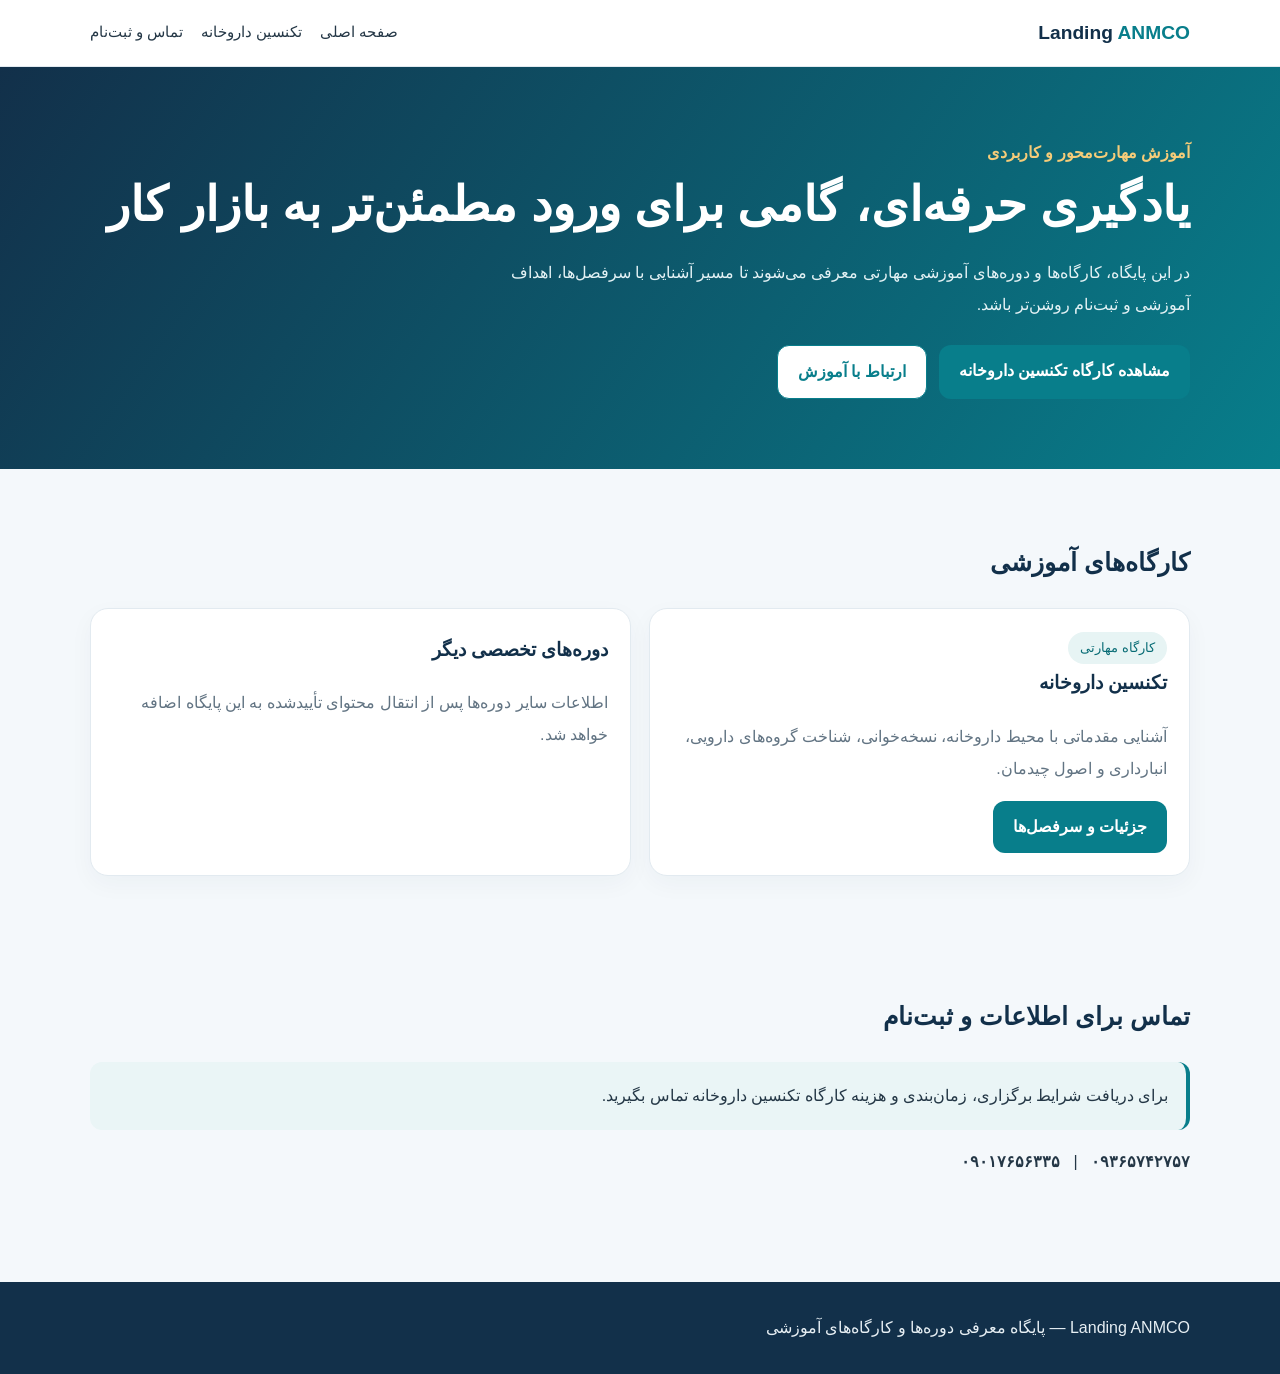
<file: index.html>
<!doctype html>
<html lang="fa" dir="rtl">
<head>
<meta charset="utf-8"><meta name="viewport" content="width=device-width,initial-scale=1">
<title>مرکز آموزش و مهارت‌آموزی | Landing ANMCO</title>
<meta name="description" content="معرفی دوره‌ها و کارگاه‌های مهارتی، آموزش‌های کاربردی و مسیر ثبت‌نام در مرکز آموزش Landing ANMCO.">
<link rel="stylesheet" href="/assets/style.css">
</head>
<body>
<header class="header"><div class="container nav"><a class="brand" href="/">Landing <span>ANMCO</span></a><nav class="navlinks"><a href="/">صفحه اصلی</a><a href="/courses/pharmacy-technician.html">تکنسین داروخانه</a><a href="#contact">تماس و ثبت‌نام</a></nav></div></header>
<main>
<section class="hero"><div class="container"><div class="eyebrow">آموزش مهارت‌محور و کاربردی</div><h1>یادگیری حرفه‌ای، گامی برای ورود مطمئن‌تر به بازار کار</h1><p>در این پایگاه، کارگاه‌ها و دوره‌های آموزشی مهارتی معرفی می‌شوند تا مسیر آشنایی با سرفصل‌ها، اهداف آموزشی و ثبت‌نام روشن‌تر باشد.</p><div class="actions"><a class="btn" href="/courses/pharmacy-technician.html">مشاهده کارگاه تکنسین داروخانه</a><a class="btn alt" href="#contact">ارتباط با آموزش</a></div></div></section>
<section class="section"><div class="container"><h2>کارگاه‌های آموزشی</h2><div class="grid"><article class="card"><span class="pill">کارگاه مهارتی</span><h3>تکنسین داروخانه</h3><p class="muted">آشنایی مقدماتی با محیط داروخانه، نسخه‌خوانی، شناخت گروه‌های دارویی، انبارداری و اصول چیدمان.</p><a class="btn" href="/courses/pharmacy-technician.html">جزئیات و سرفصل‌ها</a></article><article class="card"><h3>دوره‌های تخصصی دیگر</h3><p class="muted">اطلاعات سایر دوره‌ها پس از انتقال محتوای تأییدشده به این پایگاه اضافه خواهد شد.</p></article></div></div></section>
<section class="section" id="contact"><div class="container"><h2>تماس برای اطلاعات و ثبت‌نام</h2><div class="callout">برای دریافت شرایط برگزاری، زمان‌بندی و هزینه کارگاه تکنسین داروخانه تماس بگیرید.</div><p><strong>۰۹۳۶۵۷۴۲۷۵۷</strong> &nbsp; | &nbsp; <strong>۰۹۰۱۷۶۵۶۳۳۵</strong></p></div></section>
</main><footer class="footer"><div class="container">Landing ANMCO — پایگاه معرفی دوره‌ها و کارگاه‌های آموزشی</div></footer>
</body></html>
</file>
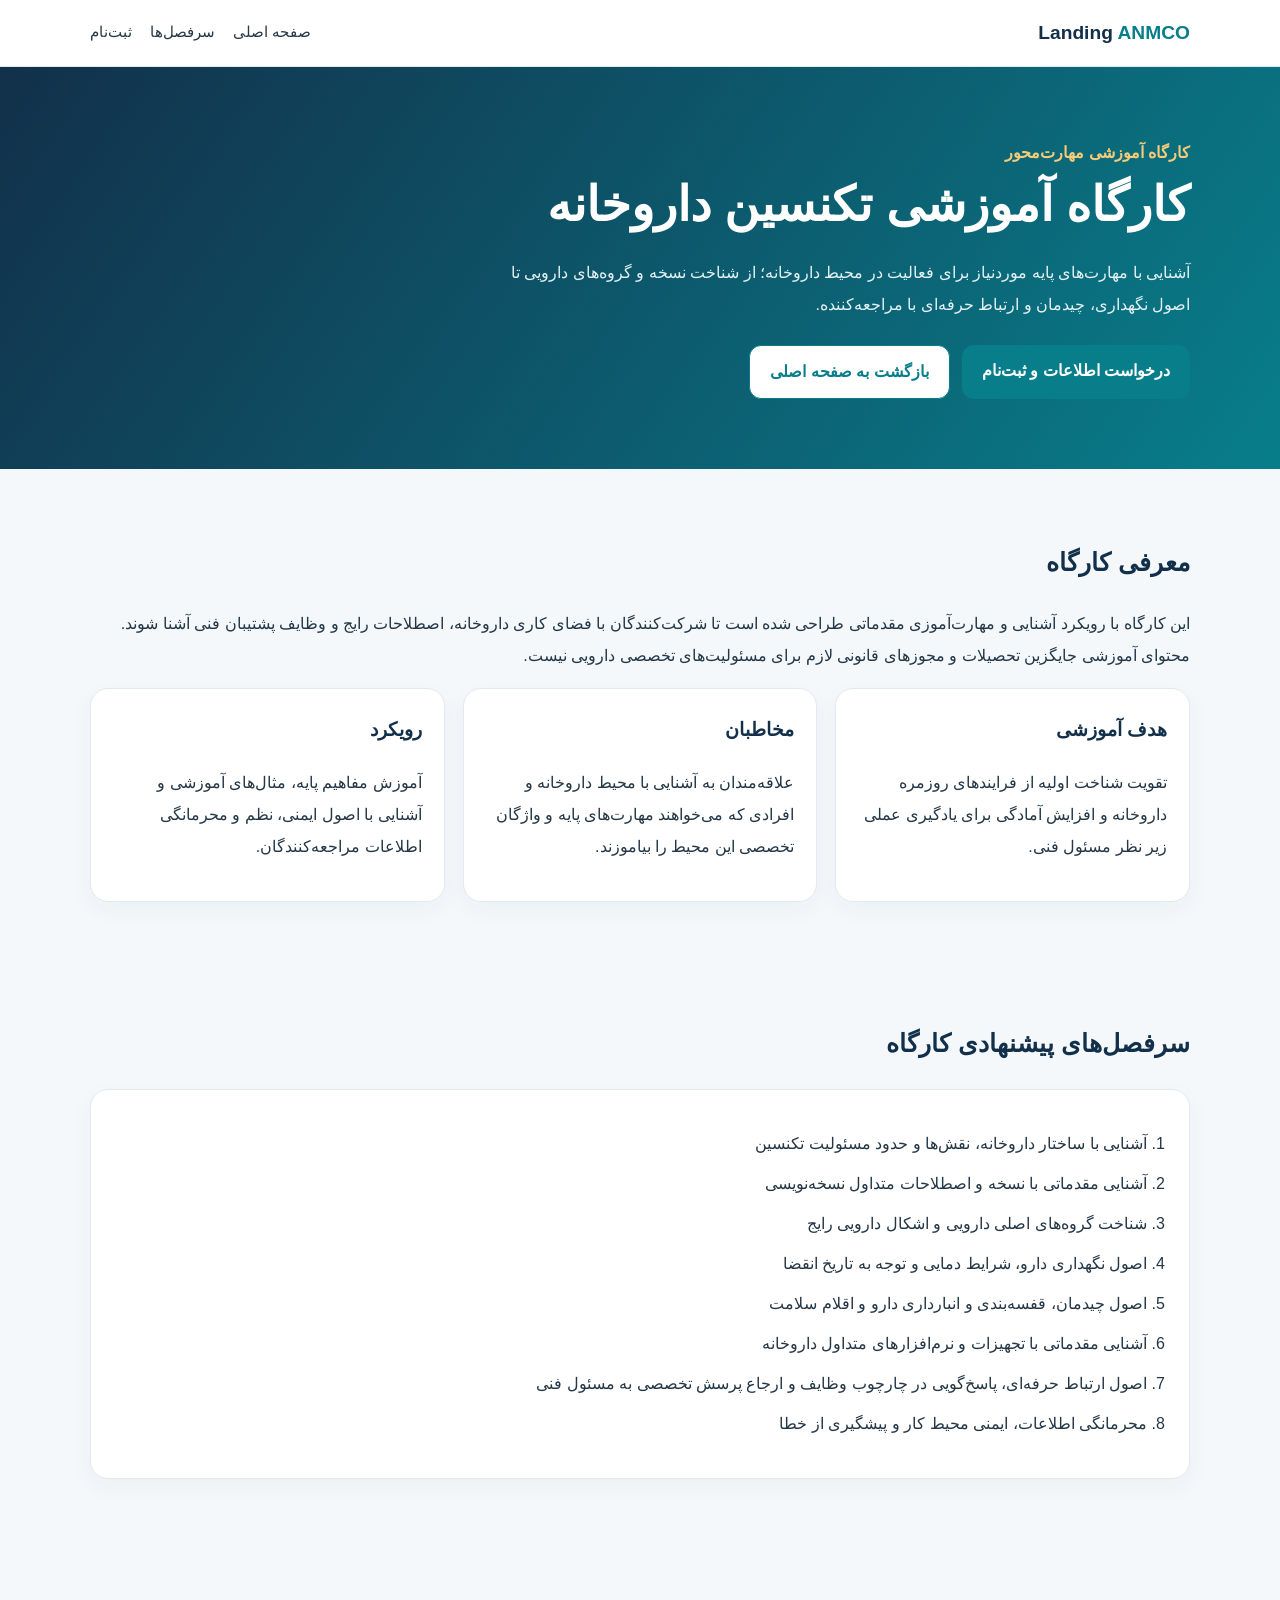
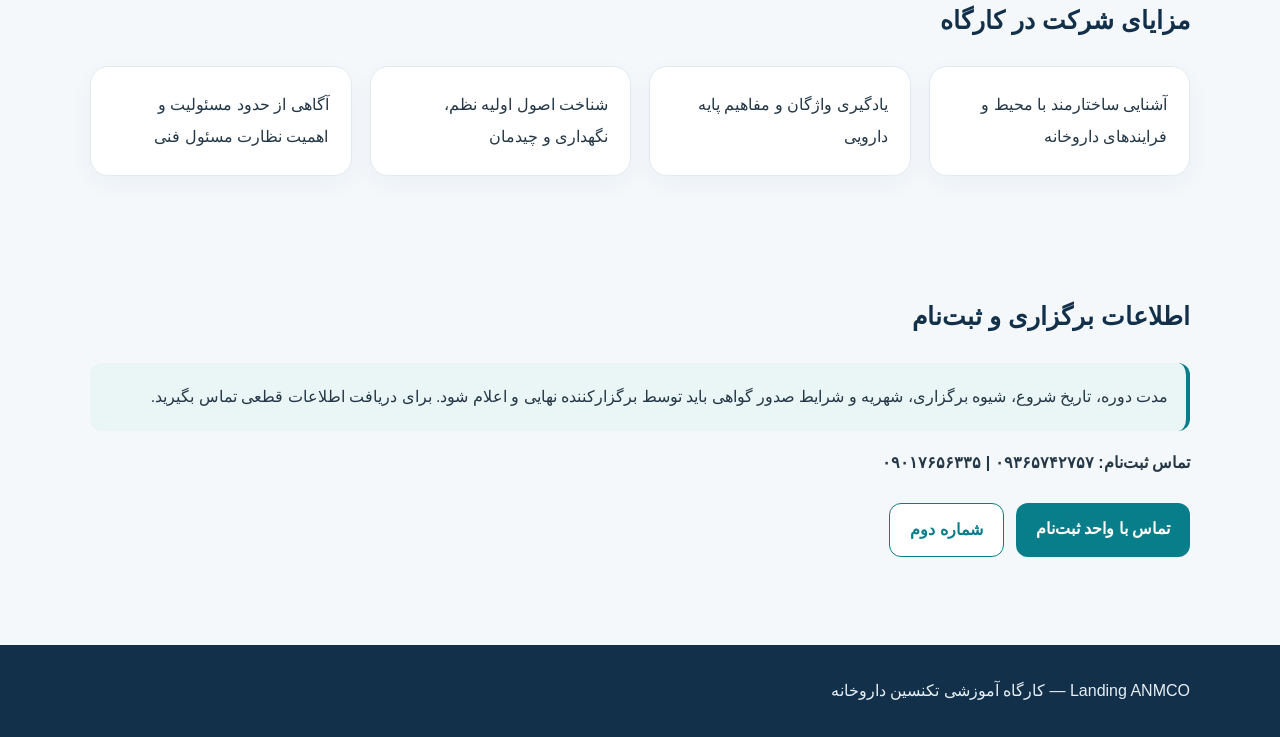
<file: courses/pharmacy-technician.html>
<!doctype html>
<html lang="fa" dir="rtl">
<head>
<meta charset="utf-8"><meta name="viewport" content="width=device-width,initial-scale=1">
<title>کارگاه آموزشی تکنسین داروخانه | Landing ANMCO</title>
<meta name="description" content="معرفی کارگاه آموزشی تکنسین داروخانه؛ آشنایی با نسخه‌خوانی، شناخت داروها، نگهداری و چیدمان دارو و مهارت‌های پایه محیط داروخانه.">
<meta name="robots" content="index,follow">
<link rel="canonical" href="https://landing.anmco.ir/courses/pharmacy-technician.html">
<link rel="stylesheet" href="/assets/style.css">
</head>
<body>
<header class="header"><div class="container nav"><a class="brand" href="/">Landing <span>ANMCO</span></a><nav class="navlinks"><a href="/">صفحه اصلی</a><a href="#syllabus">سرفصل‌ها</a><a href="#register">ثبت‌نام</a></nav></div></header>
<main>
<section class="hero"><div class="container"><div class="eyebrow">کارگاه آموزشی مهارت‌محور</div><h1>کارگاه آموزشی تکنسین داروخانه</h1><p>آشنایی با مهارت‌های پایه موردنیاز برای فعالیت در محیط داروخانه؛ از شناخت نسخه و گروه‌های دارویی تا اصول نگهداری، چیدمان و ارتباط حرفه‌ای با مراجعه‌کننده.</p><div class="actions"><a class="btn" href="#register">درخواست اطلاعات و ثبت‌نام</a><a class="btn alt" href="/">بازگشت به صفحه اصلی</a></div></div></section>
<section class="section"><div class="container"><h2>معرفی کارگاه</h2><p>این کارگاه با رویکرد آشنایی و مهارت‌آموزی مقدماتی طراحی شده است تا شرکت‌کنندگان با فضای کاری داروخانه، اصطلاحات رایج و وظایف پشتیبان فنی آشنا شوند. محتوای آموزشی جایگزین تحصیلات و مجوزهای قانونی لازم برای مسئولیت‌های تخصصی دارویی نیست.</p><div class="grid"><article class="card"><h3>هدف آموزشی</h3><p>تقویت شناخت اولیه از فرایندهای روزمره داروخانه و افزایش آمادگی برای یادگیری عملی زیر نظر مسئول فنی.</p></article><article class="card"><h3>مخاطبان</h3><p>علاقه‌مندان به آشنایی با محیط داروخانه و افرادی که می‌خواهند مهارت‌های پایه و واژگان تخصصی این محیط را بیاموزند.</p></article><article class="card"><h3>رویکرد</h3><p>آموزش مفاهیم پایه، مثال‌های آموزشی و آشنایی با اصول ایمنی، نظم و محرمانگی اطلاعات مراجعه‌کنندگان.</p></article></div></div></section>
<section class="section" id="syllabus"><div class="container"><h2>سرفصل‌های پیشنهادی کارگاه</h2><div class="card"><ol class="list"><li>آشنایی با ساختار داروخانه، نقش‌ها و حدود مسئولیت تکنسین</li><li>آشنایی مقدماتی با نسخه و اصطلاحات متداول نسخه‌نویسی</li><li>شناخت گروه‌های اصلی دارویی و اشکال دارویی رایج</li><li>اصول نگهداری دارو، شرایط دمایی و توجه به تاریخ انقضا</li><li>اصول چیدمان، قفسه‌بندی و انبارداری دارو و اقلام سلامت</li><li>آشنایی مقدماتی با تجهیزات و نرم‌افزارهای متداول داروخانه</li><li>اصول ارتباط حرفه‌ای، پاسخ‌گویی در چارچوب وظایف و ارجاع پرسش تخصصی به مسئول فنی</li><li>محرمانگی اطلاعات، ایمنی محیط کار و پیشگیری از خطا</li></ol></div></div></section>
<section class="section"><div class="container"><h2>مزایای شرکت در کارگاه</h2><div class="grid"><article class="card">آشنایی ساختارمند با محیط و فرایندهای داروخانه</article><article class="card">یادگیری واژگان و مفاهیم پایه دارویی</article><article class="card">شناخت اصول اولیه نظم، نگهداری و چیدمان</article><article class="card">آگاهی از حدود مسئولیت و اهمیت نظارت مسئول فنی</article></div></div></section>
<section class="section" id="register"><div class="container"><h2>اطلاعات برگزاری و ثبت‌نام</h2><div class="callout">مدت دوره، تاریخ شروع، شیوه برگزاری، شهریه و شرایط صدور گواهی باید توسط برگزارکننده نهایی و اعلام شود. برای دریافت اطلاعات قطعی تماس بگیرید.</div><p><strong>تماس ثبت‌نام: ۰۹۳۶۵۷۴۲۷۵۷ | ۰۹۰۱۷۶۵۶۳۳۵</strong></p><div class="actions"><a class="btn" href="tel:09365742757">تماس با واحد ثبت‌نام</a><a class="btn alt" href="tel:09017656335">شماره دوم</a></div></div></section>
</main><footer class="footer"><div class="container">Landing ANMCO — کارگاه آموزشی تکنسین داروخانه</div></footer>
</body></html>
</file>
<file: assets/style.css>
:root{--navy:#12304a;--teal:#087e8b;--gold:#e7a93b;--ink:#243746;--muted:#627483;--bg:#f4f8fb;--white:#fff;--line:#e2eaf0}*{box-sizing:border-box}html{scroll-behavior:smooth}body{margin:0;font-family:Tahoma,Arial,sans-serif;line-height:2;color:var(--ink);background:var(--bg);direction:rtl}a{color:inherit;text-decoration:none}.container{width:min(1100px,92%);margin:auto}.header{background:#fff;border-bottom:1px solid var(--line);position:sticky;top:0;z-index:5}.nav{display:flex;align-items:center;justify-content:space-between;gap:18px;padding:14px 0}.brand{font-size:1.2rem;font-weight:800;color:var(--navy)}.brand span{color:var(--teal)}.navlinks{display:flex;gap:18px;flex-wrap:wrap;font-size:.92rem}.btn{display:inline-block;background:var(--teal);color:#fff;padding:10px 20px;border-radius:12px;font-weight:700}.btn.alt{background:#fff;color:var(--teal);border:1px solid var(--teal)}.hero{background:linear-gradient(125deg,#12304a,#087e8b);color:#fff;padding:70px 0}.hero h1{font-size:clamp(1.8rem,4vw,3rem);line-height:1.5;margin:0 0 16px}.hero p{max-width:720px;color:#e4f2f5}.eyebrow{color:#f6cc79;font-weight:700}.section{padding:48px 0}.section h2{color:var(--navy);font-size:1.55rem}.grid{display:grid;grid-template-columns:repeat(auto-fit,minmax(230px,1fr));gap:18px}.card{background:#fff;border:1px solid var(--line);border-radius:18px;padding:22px;box-shadow:0 8px 24px #18364b0a}.card h3{margin-top:0;color:var(--navy)}.muted{color:var(--muted)}.pill{display:inline-block;background:#e7f4f4;color:#086c75;border-radius:99px;padding:3px 12px;font-size:.82rem}.list{padding-right:20px}.list li{margin:8px 0}.callout{background:#eaf5f6;border-right:4px solid var(--teal);padding:18px;border-radius:12px}.footer{background:var(--navy);color:#e7eff4;padding:30px 0;margin-top:40px}.footer a{color:#fff;text-decoration:underline}.actions{display:flex;gap:12px;flex-wrap:wrap;margin-top:24px}@media(max-width:650px){.nav{align-items:flex-start;flex-direction:column}.hero{padding:48px 0}.navlinks{gap:12px}}
</file>
